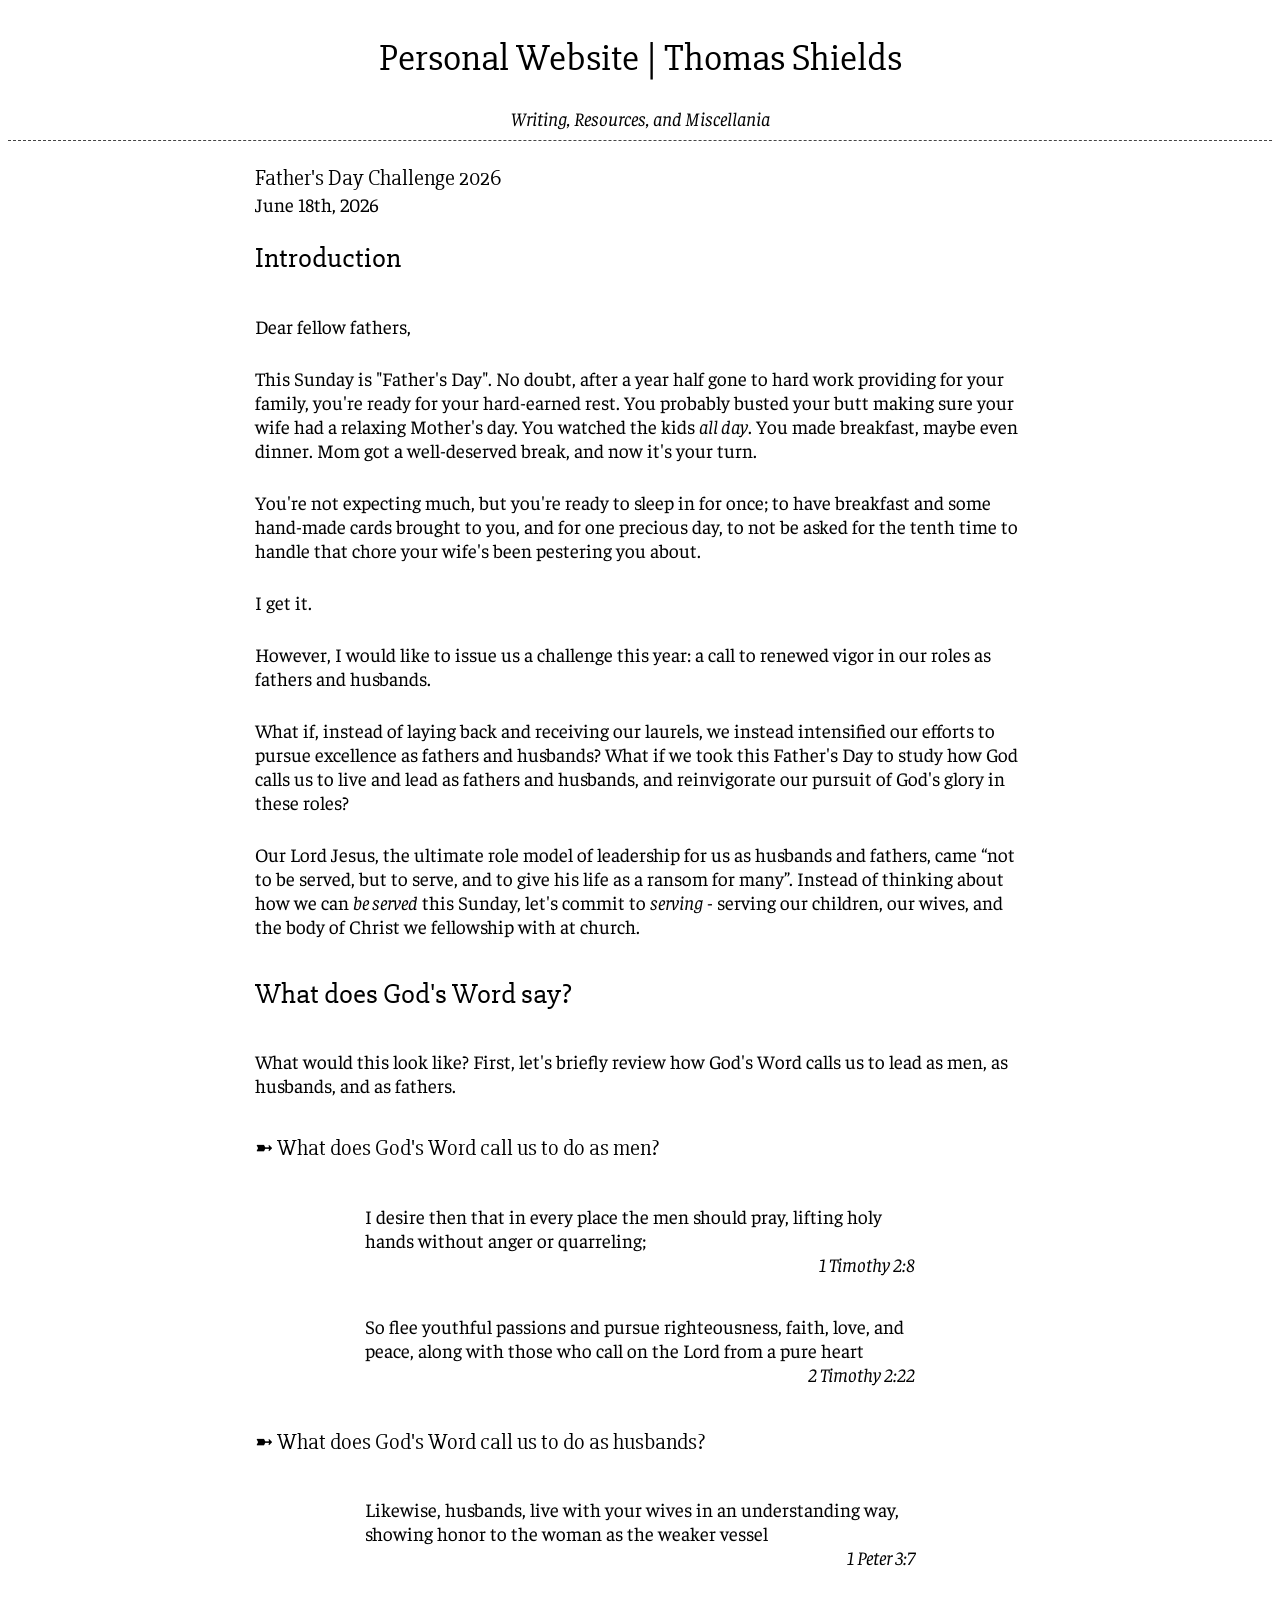
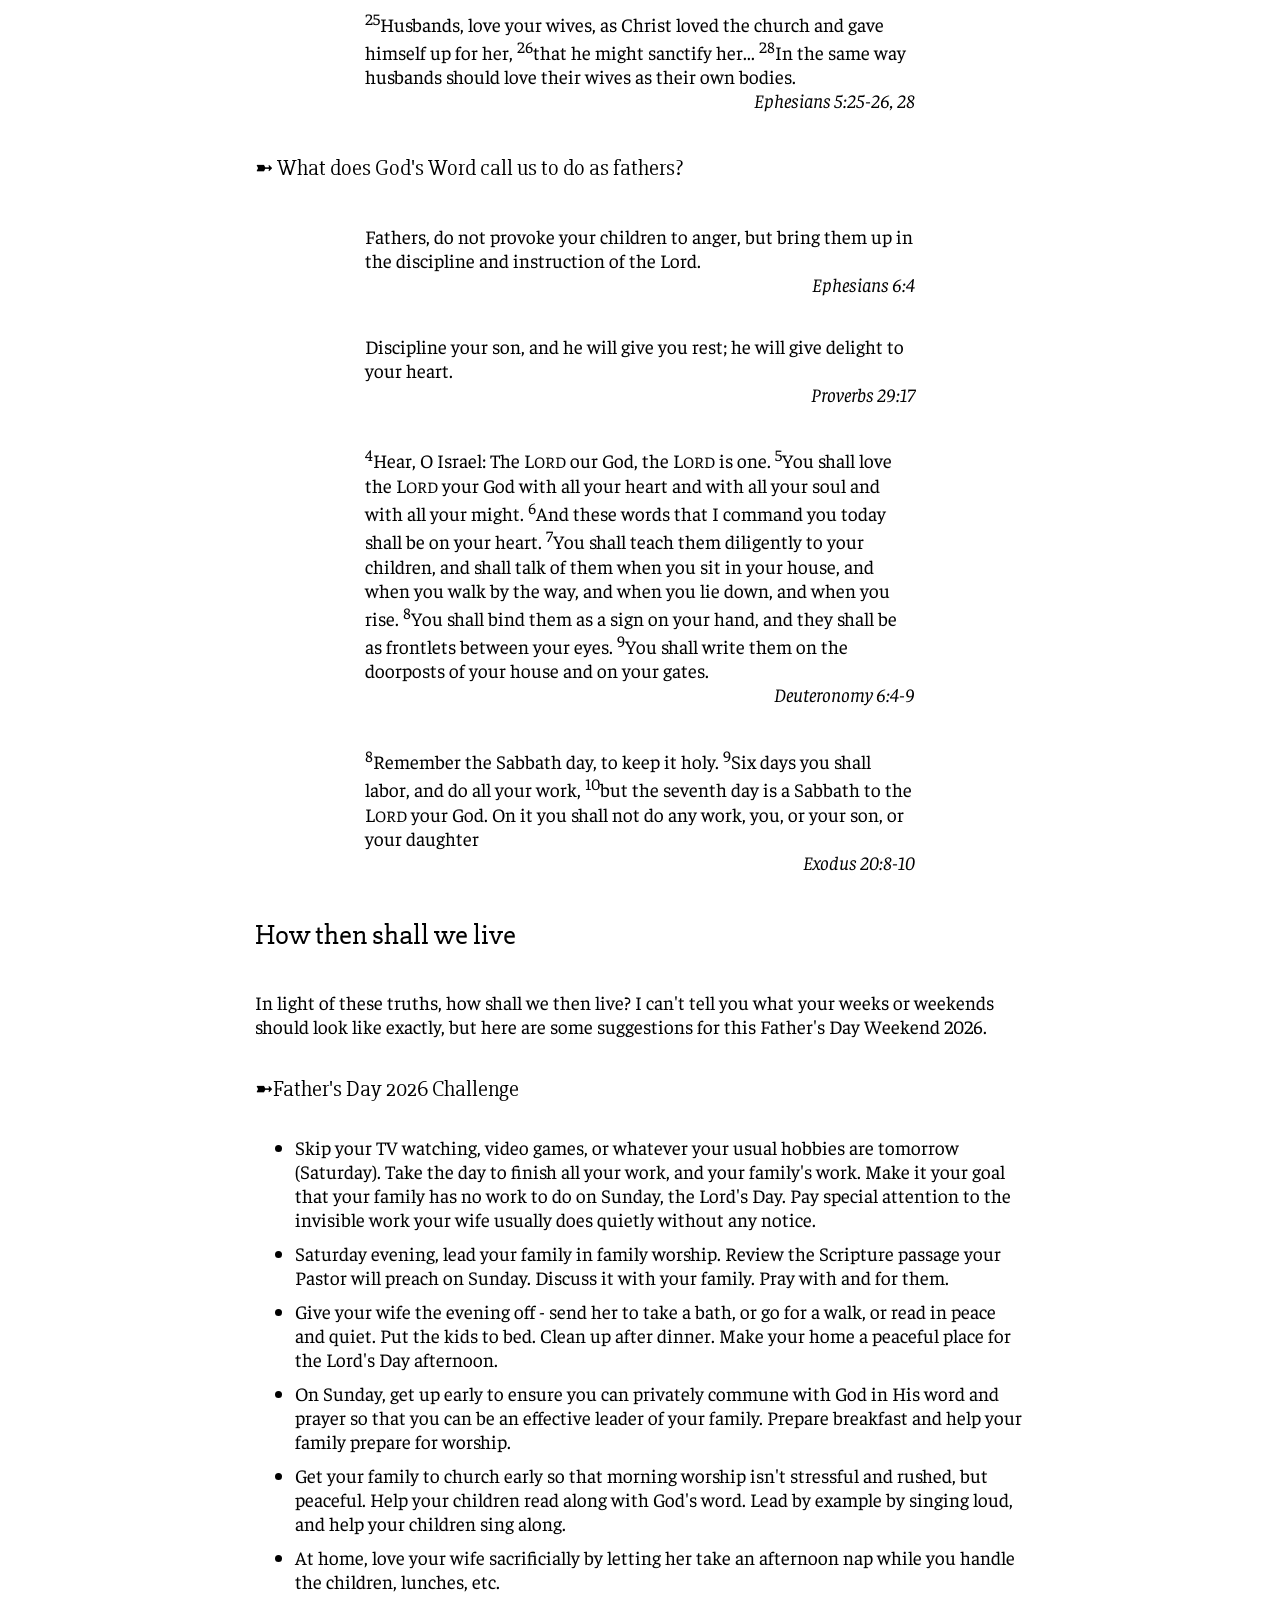
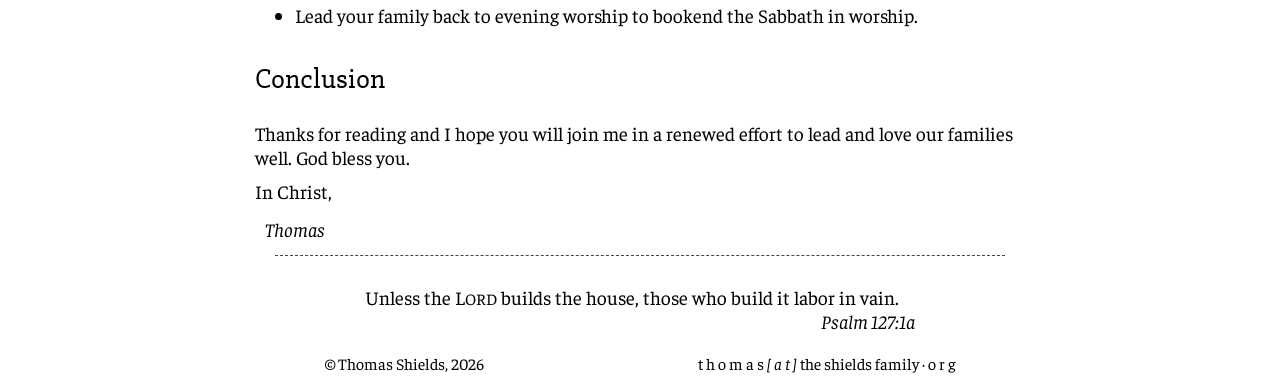
<file: index.html>
<!DOCTYPE html>
<html>
    <head>
        <title>Personal Website | Thomas Shields</title>
        <link rel="preconnect" href="https://fonts.googleapis.com">
        <link rel="preconnect" href="https://fonts.gstatic.com" crossorigin>
        <link href="https://fonts.googleapis.com/css2?family=Faustina:ital,wght@0,300..800;1,300..800&family=Slabo+27px&display=swap" rel="stylesheet">
        <style>
            body {
                display: flex;
                flex-direction: column;
                align-items: center;
                font-family: 'Faustina', serif;

                --border-color: #444;
                --border-style: dashed;
                --border-size: 1px;
                --border-room: 10px;

                font-size: 1.2em;
            }

            h1, h2, h3, h4, h5, h6 {
                font-family: 'Slabo 27px', serif;
                font-weight: normal;
            }

            h3:before {
                content: "➼";
            }

            body > header {
                text-align: center;
                border-bottom: var(--border-size) var(--border-style) var(--border-color);
                flex: 1;
                align-self: stretch;
                padding-bottom: var(--border-room);
            }

            body > header > h1 {
                font-size: 2em;
                font-weight: normal;
            }

            body > header > small {
                font-style: italic;
                font-size: 1em;
            }

            section.main > article {
                width: 70ch;
                display: flex;
                flex-direction: column;
            }

            section.main > article section {
                display: flex;
                flex-direction: column;
            }

            section.main > article > footer {
               margin-top: 10px; 
            }

            .signature {
                font-style: italic;
                padding-left: 10px;
            }

            p {
                margin: 14px 0;
            }

            section.main > article > header > h1 {
                font-weight: normal;
                margin-bottom: 0; 
        
            }

            body > footer {
                border-top: var(--border-size) var(--border-style) var(--border-color);
                padding-top: var(--border-room);
                padding-left: 50px;
                padding-right: 50px;
            }

            body > footer > div {
                display: flex;
                flex-direction: row;
                justify-content: space-between;
            }

            blockquote {
                width: 50ch;
                align-self: center;
                margin: inherit auto;
            }
            
            blockquote > footer {
                text-align: right;
            }

            ol, ul {
                margin: 0;
            }

            li {
                margin: 10px 0;
            }
        </style>

        
    </head>
    <body>
        <header>
            <h1>Personal Website | Thomas Shields</h1>
            <small>Writing, Resources, and Miscellania</small>
        </header>
        <section class='main'>
            <article>
                <header>
                    <h1>Father's Day Challenge 2026</h1>
                    <time pubdate="2026-06-18">June 18th, 2026</time>
                </header>
<section>
<h2>Introduction</h2>
                <p>
                    Dear fellow fathers,
                </p>
                <p>
This Sunday is &quot;Father&apos;s Day&quot;. No doubt, after a year half gone to 
hard work providing for your family, you're ready for your hard-earned rest. 
You probably busted your butt making sure your wife had a relaxing Mother's day. You watched the kids <em>all day</em>. 
You made breakfast, maybe even dinner. Mom got a well-deserved break, and now it's your turn.
                </p>
<p>
You're not expecting much, but you're ready to sleep in for once; to have breakfast and some hand-made cards brought to you, and for one precious day, to not be asked for the tenth time to handle that chore your wife's been pestering you about.
</p>
<p>
I get it.
</p>
<p>
However, I would like to issue us a challenge this year: a call to renewed vigor in our roles as fathers and husbands.
</p>
<p>
What if, instead of laying back and receiving our laurels, we instead intensified our efforts to pursue excellence as fathers and husbands?
What if we took this Father's Day to study how God calls us to live and lead as fathers and husbands, and reinvigorate our pursuit of God's glory in these roles?
</p>
<p>
Our Lord Jesus, the ultimate role model of leadership for us as husbands and fathers, came <q>not to be served, but to serve, and to give his life as a ransom for many</q>. 
Instead of thinking about how we can <em>be served</em> this Sunday, let's commit to <em>serving</em> - serving our children, our wives, and the body of Christ we fellowship with at church.
</p>
</section>
<section>
<h2> What does God's Word say?</h2>
<p>
What would this look like? First, let's briefly review how God's Word calls us to lead as men, as husbands, and as fathers.
</p>

<section>
<h3> What does God's Word call us to do as men?</h3>

<blockquote>
    I desire then that in every place the men should pray, lifting holy hands without anger or quarreling;
    <footer>
        <cite>
            1 Timothy 2:8 
        </cite>
    </footer>
</blockquote>

<blockquote>
    So flee youthful passions and pursue righteousness, faith, love, and peace, along with those who call on the Lord from a pure heart 
    <footer>
        <cite>
            2 Timothy 2:22
        </cite>
    </footer>
</blockquote>
</section>

<section>
<h3> What does God's Word call us to do as husbands?</h3>
<blockquote>
    Likewise, husbands, live with your wives in an understanding way, showing honor to the woman as the weaker vessel
    <footer>
        <cite>
            1 Peter 3:7
        </cite>
    </footer>
</blockquote>

<blockquote>
    <sup>25</sup>Husbands, love your wives, as Christ loved the church and gave himself up for her, <sup>26</sup>that he might sanctify her... <sup>28</sup>In the same way husbands should love their wives as their own bodies. 
    <footer>
        <cite>
            Ephesians 5:25-26, 28
        </cite>
    </footer>
</blockquote>
</section>

<section>
<h3> What does God's Word call us to do as fathers?</h3>


<blockquote>
    Fathers, do not provoke your children to anger, but bring them up in the discipline and instruction of the Lord. 
    <footer>
        <cite>
            Ephesians 6:4
        </cite>
    </footer>
</blockquote>

<blockquote>
    Discipline your son, and he will give you rest; he will give delight to your heart. 
    <footer>
        <cite>
            Proverbs 29:17
        </cite>
    </footer>
</blockquote>

<blockquote>
<sup>4</sup>Hear, O Israel: The L<small>ORD</small> our God, the L<small>ORD</small> is one. <sup>5</sup>You shall love the L<small>ORD</small> your God with all your heart and with all your soul and with all your might. <sup>6</sup>And these words that I command you today shall be on your heart. <sup>7</sup>You shall teach them diligently to your children, and shall talk of them when you sit in your house, and when you walk by the way, and when you lie down, and when you rise. <sup>8</sup>You shall bind them as a sign on your hand, and they shall be as frontlets between your eyes. <sup>9</sup>You shall write them on the doorposts of your house and on your gates.
    <footer>
        <cite>
            Deuteronomy 6:4-9
        </cite>
    </footer>
</blockquote>

<blockquote>
    <sup>8</sup>Remember the Sabbath day, to keep it holy. <sup>9</sup>Six days you shall labor, and do all your work, <sup>10</sup>but the seventh day is a Sabbath to the L<small>ORD</small> your God. On it you shall not do any work, you, or your son, or your daughter
    <footer>
        <cite>
            Exodus 20:8-10
        </cite>
    </footer>
</blockquote>
</section>
</section>
<section>
<h2>How then shall we live</h2>
<p>
In light of these truths, how shall we then live? I can't tell you what your weeks or weekends should look like exactly, but here are some suggestions for this Father's Day Weekend 2026.
</p>
<section>
<h3>Father's Day 2026 Challenge</h3>
<ul>
<li>
Skip your TV watching, video games, or whatever your usual hobbies are tomorrow (Saturday). Take the day to finish all your work, and your family's work. Make it your goal that your family has no work to do on Sunday, the Lord's Day. Pay special attention to the invisible work your wife usually does quietly without any notice. 
</li>

<li>
Saturday evening, lead your family in family worship. Review the Scripture passage your Pastor will preach on Sunday. Discuss it with your family. Pray with and for them. 
</li>

<li>
Give your wife the evening off - send her to take a bath, or go for a walk, or read in peace and quiet. Put the kids to bed. Clean up after dinner. Make your home a peaceful place for the Lord's Day afternoon.
</li>

<li>
On Sunday, get up early to ensure you can privately commune with God in His word and prayer so that you can be an effective leader of your family. Prepare breakfast and help your family prepare for worship. 
</li>

<li>Get your family to church early so that morning worship isn't stressful and rushed, but peaceful. Help your children read along with God's word. Lead by example by singing loud, and help your children sing along.</li>

<li>At home, love your wife sacrificially by letting her take an afternoon nap while you handle the children, lunches, etc.</li>

<li>Lead your family back to evening worship to bookend the Sabbath in worship.</li>
</ul>
</section>
</section>

<section>
<h2>Conclusion</h2>
Thanks for reading and I hope you will join me in a renewed effort to lead and love our families well. God bless you.
</section>

<footer>
In Christ,
<p class='signature'>
Thomas
</p>
</footer>




            </article>
        </section>
        <footer>
            <blockquote>
                Unless the L<small>ORD</small> builds the house, those who build it labor in vain.
                <footer>
                    <cite>
                        Psalm 127:1a
                    </cite>
                </footer>
            </blockquote>
            <div>
            <small class='copyright'>&copy; Thomas Shields, 2026</small>
            <small class='contact'>t h o m a s <em>[ a t ]</em> the shields family &middot; o r g</small>
            </div>
        </footer>
    </body>
</html>
</file>
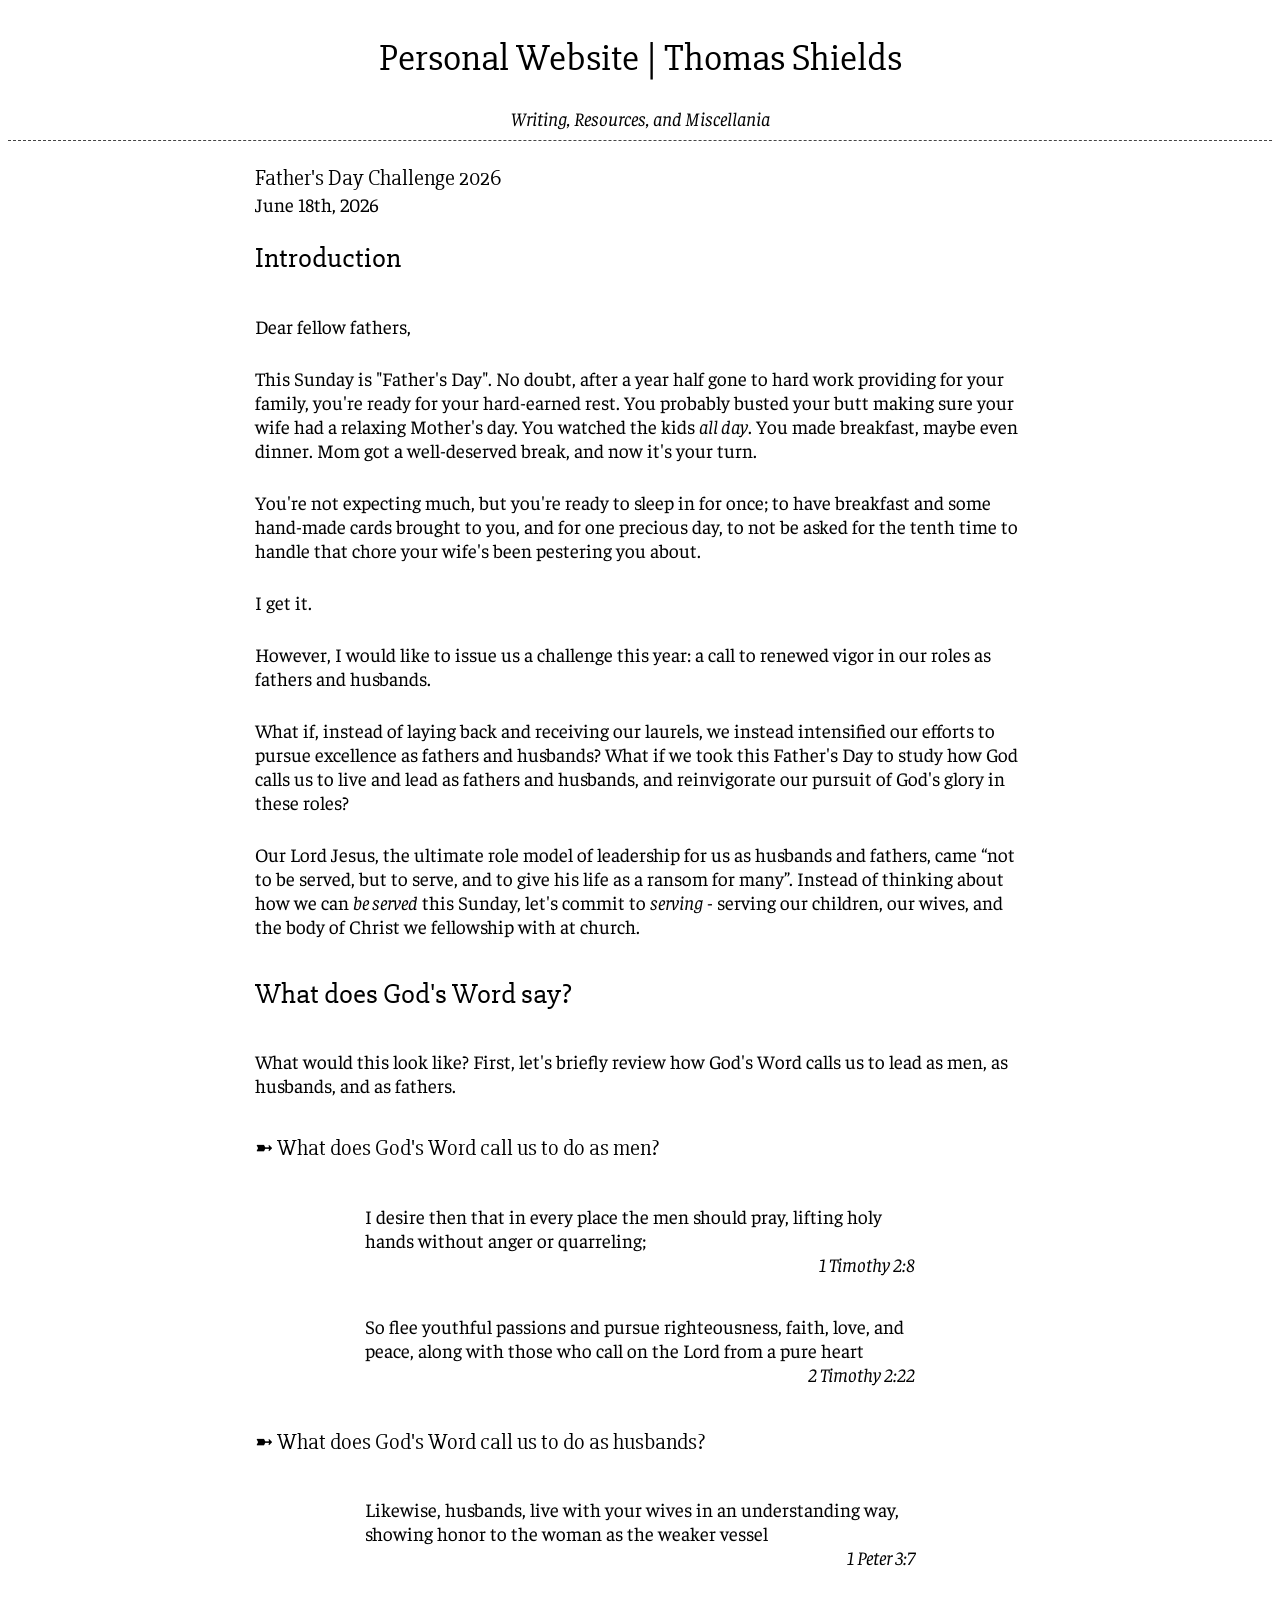
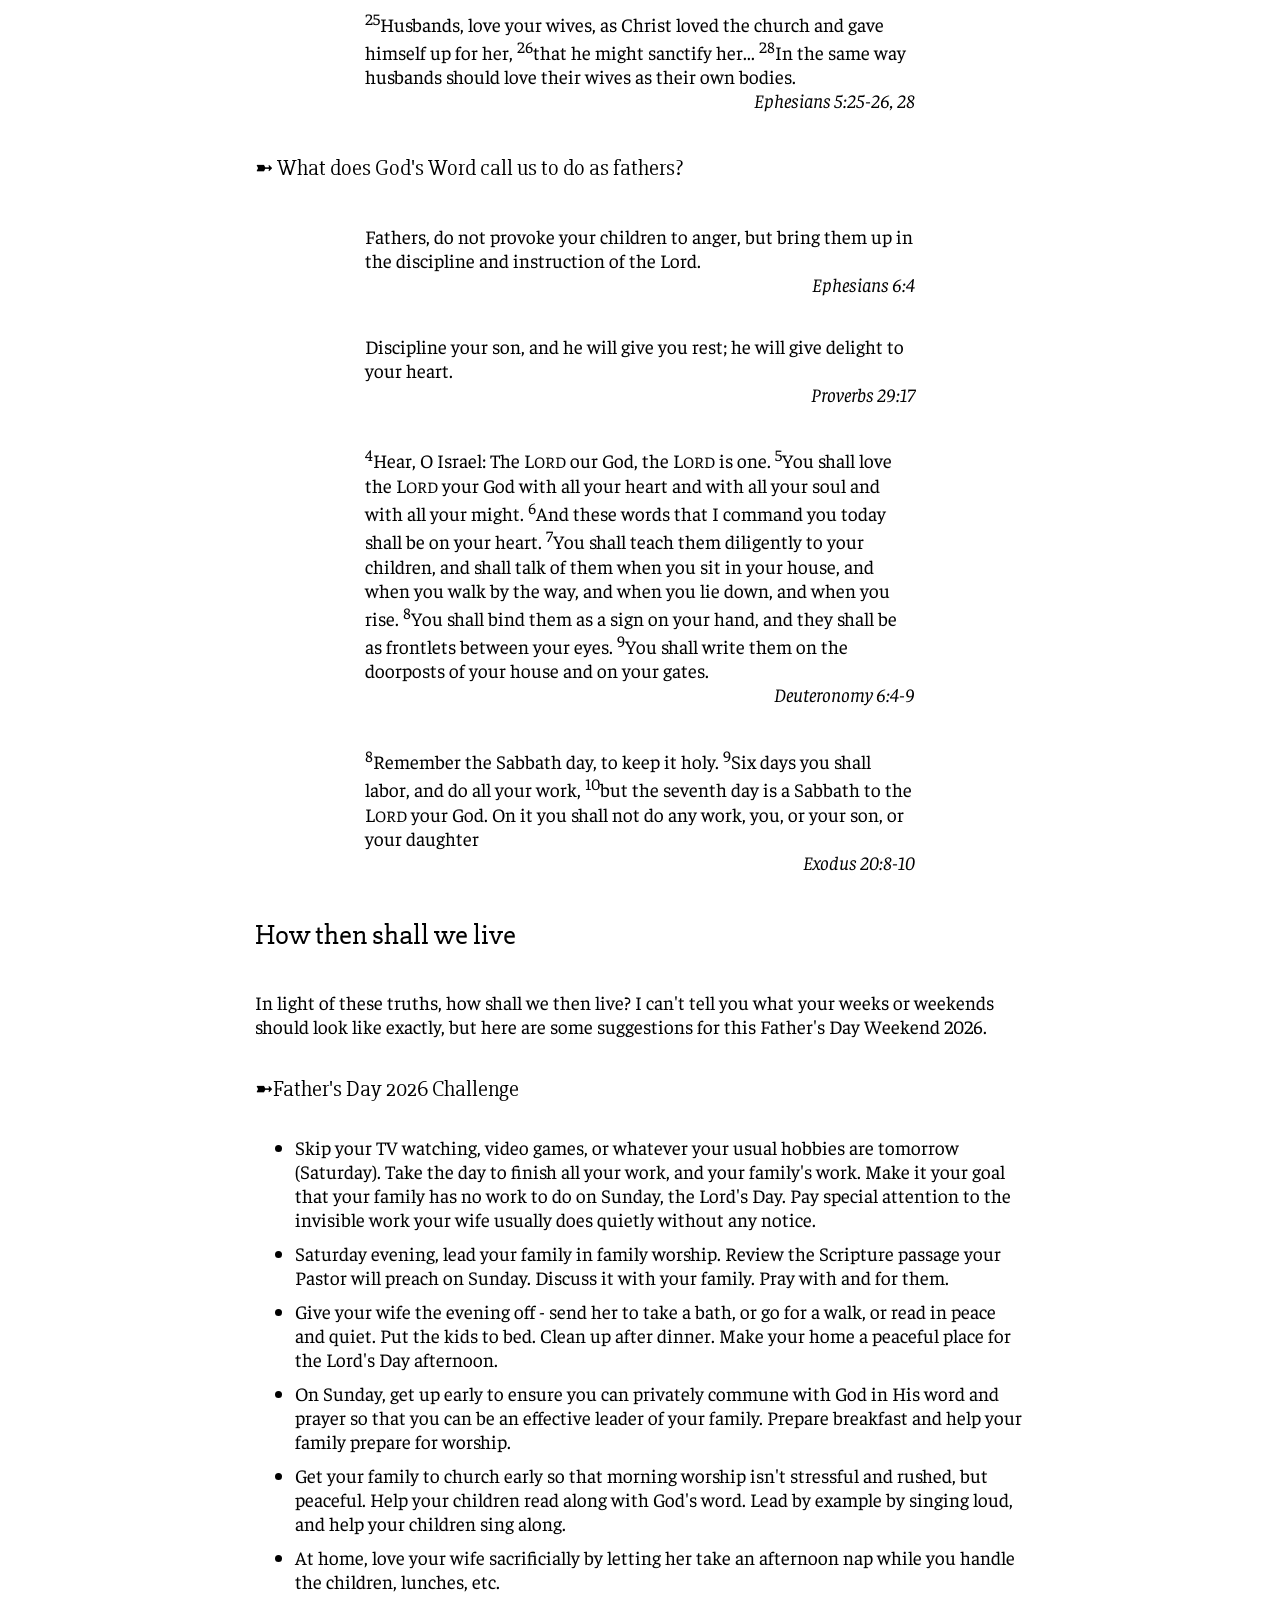
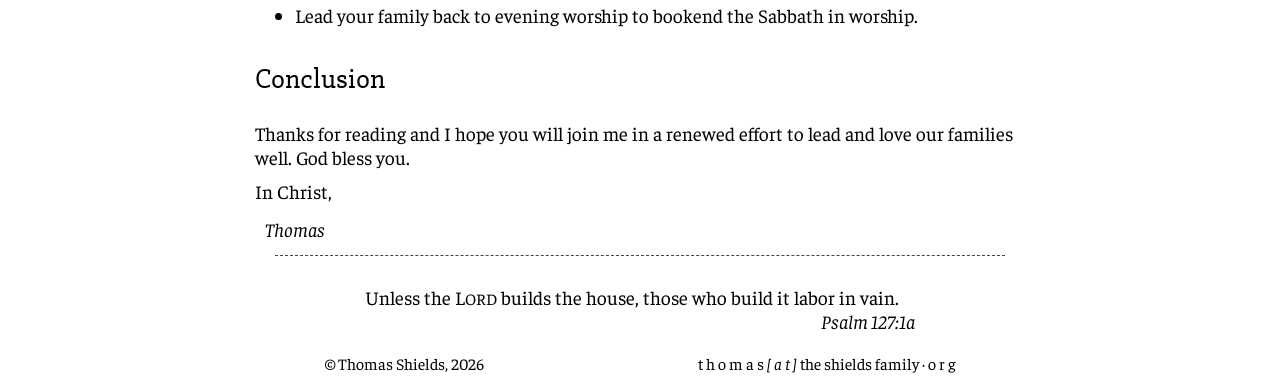
<file: fathers-day-2026-challenge.html>
<!DOCTYPE html>
<html>
    <head>
        <title>Father's Day 2026 Challenge | Thomas Shields</title>
        <link rel="preconnect" href="https://fonts.googleapis.com">
        <link rel="preconnect" href="https://fonts.gstatic.com" crossorigin>
        <link href="https://fonts.googleapis.com/css2?family=Faustina:ital,wght@0,300..800;1,300..800&family=Slabo+27px&display=swap" rel="stylesheet">
        <style>
            body {
                display: flex;
                flex-direction: column;
                align-items: center;
                font-family: 'Faustina', serif;

                --border-color: #444;
                --border-style: dashed;
                --border-size: 1px;
                --border-room: 10px;

                font-size: 1.2em;
            }

            h1, h2, h3, h4, h5, h6 {
                font-family: 'Slabo 27px', serif;
                font-weight: normal;
            }

            h3:before {
                content: "➼";
            }

            body > header {
                text-align: center;
                border-bottom: var(--border-size) var(--border-style) var(--border-color);
                flex: 1;
                align-self: stretch;
                padding-bottom: var(--border-room);
            }

            body > header > h1 {
                font-size: 2em;
                font-weight: normal;
            }

            body > header > small {
                font-style: italic;
                font-size: 1em;
            }

            section.main > article {
                width: 70ch;
                display: flex;
                flex-direction: column;
            }

            section.main > article section {
                display: flex;
                flex-direction: column;
            }

            section.main > article > footer {
               margin-top: 10px; 
            }

            .signature {
                font-style: italic;
                padding-left: 10px;
            }

            p {
                margin: 14px 0;
            }

            section.main > article > header > h1 {
                font-weight: normal;
                margin-bottom: 0; 
        
            }

            body > footer {
                border-top: var(--border-size) var(--border-style) var(--border-color);
                padding-top: var(--border-room);
                padding-left: 50px;
                padding-right: 50px;
            }

            body > footer > div {
                display: flex;
                flex-direction: row;
                justify-content: space-between;
            }

            blockquote {
                width: 50ch;
                align-self: center;
                margin: inherit auto;
            }
            
            blockquote > footer {
                text-align: right;
            }

            ol, ul {
                margin: 0;
            }

            li {
                margin: 10px 0;
            }
        </style>

        
    </head>
    <body>
        <header>
            <h1>Personal Website | Thomas Shields</h1>
            <small>Writing, Resources, and Miscellania</small>
        </header>
        <section class='main'>
            <article>
                <header>
                    <h1>Father's Day Challenge 2026</h1>
                    <time pubdate="2026-06-18">June 18th, 2026</time>
                </header>
<section>
<h2>Introduction</h2>
                <p>
                    Dear fellow fathers,
                </p>
                <p>
This Sunday is &quot;Father&apos;s Day&quot;. No doubt, after a year half gone to 
hard work providing for your family, you're ready for your hard-earned rest. 
You probably busted your butt making sure your wife had a relaxing Mother's day. You watched the kids <em>all day</em>. 
You made breakfast, maybe even dinner. Mom got a well-deserved break, and now it's your turn.
                </p>
<p>
You're not expecting much, but you're ready to sleep in for once; to have breakfast and some hand-made cards brought to you, and for one precious day, to not be asked for the tenth time to handle that chore your wife's been pestering you about.
</p>
<p>
I get it.
</p>
<p>
However, I would like to issue us a challenge this year: a call to renewed vigor in our roles as fathers and husbands.
</p>
<p>
What if, instead of laying back and receiving our laurels, we instead intensified our efforts to pursue excellence as fathers and husbands?
What if we took this Father's Day to study how God calls us to live and lead as fathers and husbands, and reinvigorate our pursuit of God's glory in these roles?
</p>
<p>
Our Lord Jesus, the ultimate role model of leadership for us as husbands and fathers, came <q>not to be served, but to serve, and to give his life as a ransom for many</q>. 
Instead of thinking about how we can <em>be served</em> this Sunday, let's commit to <em>serving</em> - serving our children, our wives, and the body of Christ we fellowship with at church.
</p>
</section>
<section>
<h2> What does God's Word say?</h2>
<p>
What would this look like? First, let's briefly review how God's Word calls us to lead as men, as husbands, and as fathers.
</p>

<section>
<h3> What does God's Word call us to do as men?</h3>

<blockquote>
    I desire then that in every place the men should pray, lifting holy hands without anger or quarreling;
    <footer>
        <cite>
            1 Timothy 2:8 
        </cite>
    </footer>
</blockquote>

<blockquote>
    So flee youthful passions and pursue righteousness, faith, love, and peace, along with those who call on the Lord from a pure heart 
    <footer>
        <cite>
            2 Timothy 2:22
        </cite>
    </footer>
</blockquote>
</section>

<section>
<h3> What does God's Word call us to do as husbands?</h3>
<blockquote>
    Likewise, husbands, live with your wives in an understanding way, showing honor to the woman as the weaker vessel
    <footer>
        <cite>
            1 Peter 3:7
        </cite>
    </footer>
</blockquote>

<blockquote>
    <sup>25</sup>Husbands, love your wives, as Christ loved the church and gave himself up for her, <sup>26</sup>that he might sanctify her... <sup>28</sup>In the same way husbands should love their wives as their own bodies. 
    <footer>
        <cite>
            Ephesians 5:25-26, 28
        </cite>
    </footer>
</blockquote>
</section>

<section>
<h3> What does God's Word call us to do as fathers?</h3>


<blockquote>
    Fathers, do not provoke your children to anger, but bring them up in the discipline and instruction of the Lord. 
    <footer>
        <cite>
            Ephesians 6:4
        </cite>
    </footer>
</blockquote>

<blockquote>
    Discipline your son, and he will give you rest; he will give delight to your heart. 
    <footer>
        <cite>
            Proverbs 29:17
        </cite>
    </footer>
</blockquote>

<blockquote>
<sup>4</sup>Hear, O Israel: The L<small>ORD</small> our God, the L<small>ORD</small> is one. <sup>5</sup>You shall love the L<small>ORD</small> your God with all your heart and with all your soul and with all your might. <sup>6</sup>And these words that I command you today shall be on your heart. <sup>7</sup>You shall teach them diligently to your children, and shall talk of them when you sit in your house, and when you walk by the way, and when you lie down, and when you rise. <sup>8</sup>You shall bind them as a sign on your hand, and they shall be as frontlets between your eyes. <sup>9</sup>You shall write them on the doorposts of your house and on your gates.
    <footer>
        <cite>
            Deuteronomy 6:4-9
        </cite>
    </footer>
</blockquote>

<blockquote>
    <sup>8</sup>Remember the Sabbath day, to keep it holy. <sup>9</sup>Six days you shall labor, and do all your work, <sup>10</sup>but the seventh day is a Sabbath to the L<small>ORD</small> your God. On it you shall not do any work, you, or your son, or your daughter
    <footer>
        <cite>
            Exodus 20:8-10
        </cite>
    </footer>
</blockquote>
</section>
</section>
<section>
<h2>How then shall we live</h2>
<p>
In light of these truths, how shall we then live? I can't tell you what your weeks or weekends should look like exactly, but here are some suggestions for this Father's Day Weekend 2026.
</p>
<section>
<h3>Father's Day 2026 Challenge</h3>
<ul>
<li>
Skip your TV watching, video games, or whatever your usual hobbies are tomorrow (Saturday). Take the day to finish all your work, and your family's work. Make it your goal that your family has no work to do on Sunday, the Lord's Day. Pay special attention to the invisible work your wife usually does quietly without any notice. 
</li>

<li>
Saturday evening, lead your family in family worship. Review the Scripture passage your Pastor will preach on Sunday. Discuss it with your family. Pray with and for them. 
</li>

<li>
Give your wife the evening off - send her to take a bath, or go for a walk, or read in peace and quiet. Put the kids to bed. Clean up after dinner. Make your home a peaceful place for the Lord's Day afternoon.
</li>

<li>
On Sunday, get up early to ensure you can privately commune with God in His word and prayer so that you can be an effective leader of your family. Prepare breakfast and help your family prepare for worship. 
</li>

<li>Get your family to church early so that morning worship isn't stressful and rushed, but peaceful. Help your children read along with God's word. Lead by example by singing loud, and help your children sing along.</li>

<li>At home, love your wife sacrificially by letting her take an afternoon nap while you handle the children, lunches, etc.</li>

<li>Lead your family back to evening worship to bookend the Sabbath in worship.</li>
</ul>
</section>
</section>

<section>
<h2>Conclusion</h2>
Thanks for reading and I hope you will join me in a renewed effort to lead and love our families well. God bless you.
</section>

<footer>
In Christ,
<p class='signature'>
Thomas
</p>
</footer>




            </article>
        </section>
        <footer>
            <blockquote>
                Unless the L<small>ORD</small> builds the house, those who build it labor in vain.
                <footer>
                    <cite>
                        Psalm 127:1a
                    </cite>
                </footer>
            </blockquote>
            <div>
            <small class='copyright'>&copy; Thomas Shields, 2026</small>
            <small class='contact'>t h o m a s <em>[ a t ]</em> the shields family &middot; o r g</small>
            </div>
        </footer>
    </body>
</html>
</file>
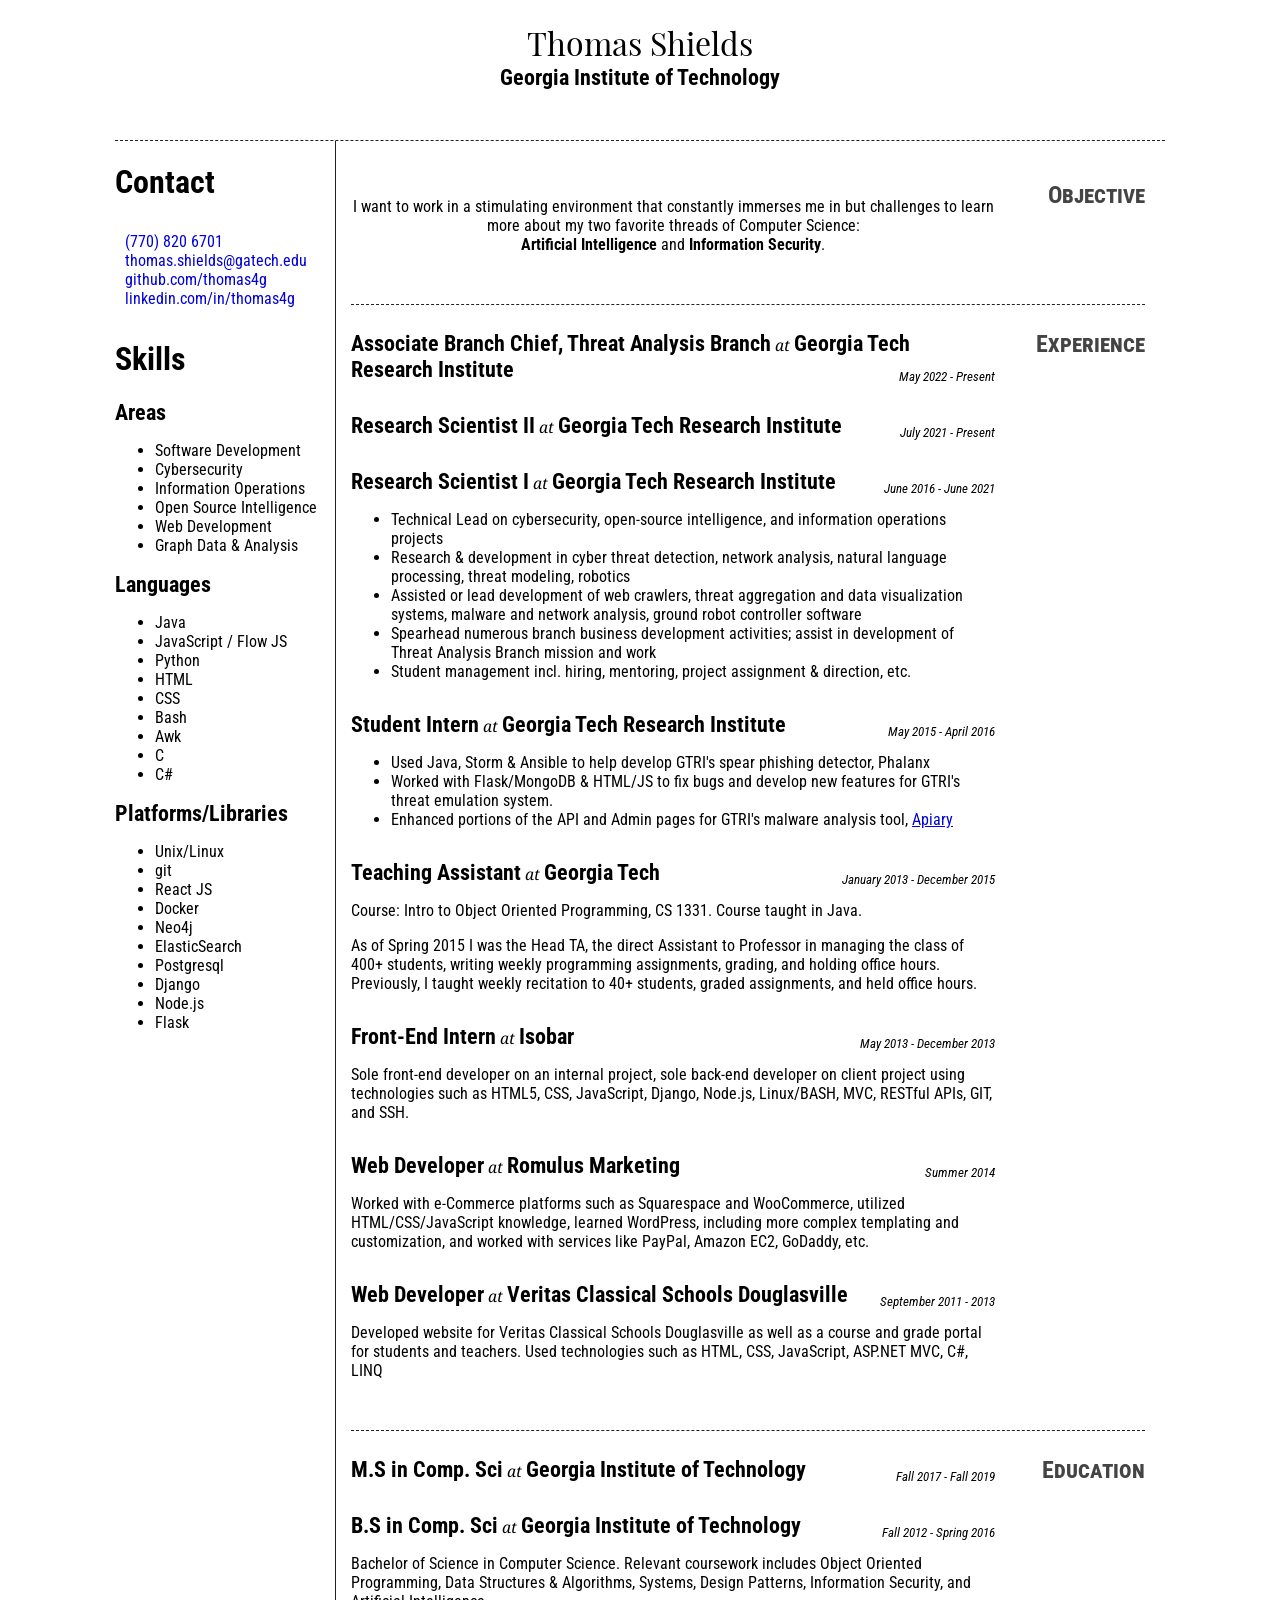
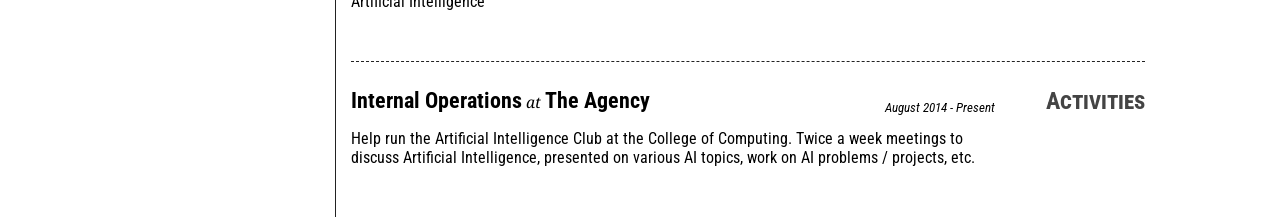
<file: resume.html>
<!DOCTYPE html>
<html>
    <head>
        <title>Thomas Shields</title>
        <link href="style.css" rel="stylesheet"/>
        <link href='http://fonts.googleapis.com/css?family=Droid+Serif:400,700,400italic,700italic' rel='stylesheet' type='text/css'>
        <link href='http://fonts.googleapis.com/css?family=Playfair+Display+SC:400,400italic,700,700italic,900,900italic|Roboto+Condensed:300italic,400italic,700italic,400,300,700' rel='stylesheet' type='text/css'>
    </head>
    <body>
        <header>
            <h1>Thomas Shields</h1>
            <h2>Georgia Institute of Technology</h2>
        </header>

        <div class="wrapper">
            <div class="sidebar">
                <h1>Contact</h1>
                <ul class="contact-details">
                    <li><a href="tel:+17708206701">(770) 820 6701</a></li>
                    <li><a href="mailto:thomas.shields@gatech.edu">thomas.shields@gatech.edu</a></li>
                    <li><a href="https://github.com/thomas4g">github.com/thomas4g</a></li>
                    <li><a href="https://linkedin.com/in/thomas4g">linkedin.com/in/thomas4g</a></li>
                </ul>
                <h1>Skills</h1>
                <h2>Areas</h2>
                <ul class="skills">
                    <li>Software Development</li>
                    <li>Cybersecurity</li>
                    <li>Information Operations</li>
                    <li>Open Source Intelligence</li>
                    <li>Web Development</li>
                    <li>Graph Data &amp; Analysis</li>
                </ul>
                <h2>Languages</h2>
                <ul class="skills">
                    <li>Java</li>
                    <li>JavaScript / Flow JS</li>
                    <li>Python</li>
                    <li>HTML</li>
                    <li>CSS</li>
                    <li>Bash</li>
		    <li>Awk</li> 
		    <li>C</li>
                    <li>C#</li>
                </ul>
                <h2>Platforms/Libraries</h2>
                <ul class="skills">
                    <li>Unix/Linux</li>
                    <li>git</li>
                    <li>React JS</li>
                    <li>Docker</li>
                    <li>Neo4j</li>
                    <li>ElasticSearch</li>
                    <li>Postgresql</li>
                    <li>Django</li>
                    <li>Node.js</li>
                    <li>Flask</li>
                </ul>
            </div>

            <div class="main">
                <section id="purpose">
                    <h1>Objective</h1>
                    <p class="resume-entry">I want to work in a stimulating environment that constantly immerses me in but challenges to learn more about my two favorite threads
                    of Computer Science:<br> <strong>Artificial Intelligence</strong> and <strong>Information Security</strong>.</p>
                </section>
                <section id="experience">
                    <h1>Experience</h1>
		    <article class="resume-entry">
                        <h1>Associate Branch Chief, Threat Analysis Branch</h1>
                        <h2>Georgia Tech Research Institute</h2>
                        <h3><time>May 2022</time> - <time>Present</time></h3>
                    </article>		
		    <article class="resume-entry">
                        <h1>Research Scientist II</h1>
                        <h2>Georgia Tech Research Institute</h2>
                        <h3><time>July 2021</time> - <time>Present</time></h3>
                    </article>
                    <article class="resume-entry">
                        <h1>Research Scientist I</h1>
                        <h2>Georgia Tech Research Institute</h2>
                        <h3><time>June 2016</time> - <time>June 2021</time></h3>
                        <ul>
							<li>Technical Lead on cybersecurity, open-source intelligence, and information operations projects</li>
							<li>Research &amp; development in cyber threat detection, network analysis, natural language processing, threat modeling, robotics</li>
							<li>Assisted or lead development of web crawlers, threat aggregation and data visualization systems, malware and network analysis, ground robot controller software</li>
							<li>Spearhead numerous branch business development activities; assist in development of Threat Analysis Branch mission and work</li>
                                                        <li>Student management incl. hiring, mentoring, project assignment &amp; direction, etc.</li>
		     	</ul>
                    </article>
                    <article class="resume-entry">
                        <h1>Student Intern</h1>
                        <h2>Georgia Tech Research Institute</h2>
                        <h3><time>May 2015</time> - <time>April 2016</time></h3>
                        <ul>
                            <li>Used Java, Storm &amp; Ansible to help develop GTRI's spear phishing detector, Phalanx</li>
                            <li>Worked with Flask/MongoDB &amp; HTML/JS to fix bugs and develop new features for GTRI's threat emulation system.</li>
                            <li>Enhanced portions of the API and Admin pages for GTRI's malware analysis tool, <a href='http://apiary.gtri.gatech.edu/'>Apiary</a></li>
                        </ul>
                    </article>

                    <article class="resume-entry">
                        <h1>Teaching Assistant</h1>
                        <h2>Georgia Tech</h2>
                        <h3><time>January 2013</time> - <time>December 2015</time></h3>
                        <p>
                            Course: Intro to  Object Oriented Programming, CS 1331. Course taught in Java.
                        </p>
                        <p>
							As of Spring 2015 I was the Head TA, the direct Assistant to Professor in managing the class of 400+ students,
                            writing weekly programming assignments, grading, and holding office hours.
                            Previously, I taught weekly recitation to 40+ students, graded assignments, and held office hours.
                        </p>
                    </article>
                    <article class="resume-entry">
                        <h1>Front-End Intern</h1>
                        <h2>Isobar</h2>
                        <h3><time>May 2013</time> - <time>December 2013</time></h3>
                        <p>Sole front-end developer on an internal project, sole back-end developer on
                        client project using technologies such as HTML5, CSS, JavaScript, Django,
                        Node.js, Linux/BASH, MVC, RESTful APIs, GIT, and SSH.</p>
                    </article>
                    <article class="resume-entry">
                        <h1>Web Developer</h1>
                        <h2>Romulus Marketing</h2>
                        <h3><time>Summer 2014</time></h3>
                        <p>
                       Worked with e-Commerce platforms such as Squarespace and WooCommerce,
                       utilized HTML/CSS/JavaScript knowledge, learned WordPress, including more
                       complex templating and customization, and worked with services like PayPal,
                       Amazon EC2, GoDaddy, etc.
                        </p>
                    </article>
                    <article class="resume-entry">
                        <h1>Web Developer</h1>
                        <h2>Veritas Classical Schools Douglasville</h2>
                        <h3><time>September 2011</time> - <time>2013</time></h3>
                        <p>
                       Developed website for Veritas Classical Schools Douglasville as well as a course
                       and grade portal for students and teachers. Used technologies such as HTML,
                       CSS, JavaScript, ASP.NET MVC, C#, LINQ
                        </p>
                    </article>
                </section>
                <section id="education">
                    <h1>Education</h1>
                    <article class="resume-entry">
			<h1>M.S in Comp. Sci</h1>
                        <h2>Georgia Institute of Technology</h2>
                        <h3><time>Fall 2017</time> - <time>Fall 2019</time></h3>
		    </article>
                    <article class="resume-entry">
                        <h1>B.S in Comp. Sci</h1>
                        <h2>Georgia Institute of Technology</h2>
                        <h3><time>Fall 2012</time> - <time>Spring 2016</time></h3>
                        <p>
                        Bachelor of Science in Computer Science. Relevant coursework
                        includes Object Oriented Programming, Data Structures &amp; Algorithms, Systems,
                        Design Patterns, Information Security, and Artificial Intelligence
                        </p>
                    </article>
                </section>
                <section id="activities">
                    <h1>Activities</h1>
                    <article class="resume-entry">
                        <h1>Internal Operations</h1>
                        <h2>The Agency</h2>
                        <h3><time>August 2014</time> - <time>Present</time></h3>
                        <p>
                        Help run the Artificial Intelligence Club at the College of Computing.
                        Twice a week meetings to discuss Artificial Intelligence,
                        presented on various AI topics,
                        work on AI problems / projects, etc.
                        </p>
                    </article>
                </section>





            </div>
        </div>

    </body>
</html>
</file>
<file: style.css>
body {
    margin: 0 auto;
    width: 1050px;
    font-family: "Roboto Condensed", serif;
}

a, a:visited {
    color: #00d;
}

header {
    text-align: center;
    border-bottom: 1px dashed #222;
    padding-bottom: 50px;
}

header > h1 {
    font-variant: small-caps;
    margin-bottom: 0;
    font-family: "Playfair Display SC";
    font-weight: normal;
}

header > h2 {
    margin: 0;
    padding: 0;
}

.wrapper {
    padding: 0;
    margin: 0;
}


.sidebar, .main {
	float: left;
    margin: 0;
    padding: 0;
    box-sizing: border-box;
}


.sidebar {
    vertical-align:top;
    width: 220px;
}

.contact-details {
    margin: 0;
    padding: 10px;
}

.contact-details li {
    display: block;
}

.contact-details li a {
    text-decoration: none;
}

.main {
    width: 810px;
    padding: 15px 0 0 15px;
    border-left: solid 1px #222;
}

.main > section {
    padding-bottom: 20px;
    padding-top: 25px;
    border-bottom: 1px dashed #222;
}

#purpose {
    text-align: center;
}

.main > section:last-child {
    border: none;
}

.main > section > h1 {
    vertical-align: top;
    margin: 0;
    float: right;
    font-variant: small-caps;
    color: #444;
}

.resume-entry {
    margin-right: 150px;
    margin-bottom: 30px;
}

.resume-entry > h1, h2 {
    font-size: 1.4em;
    display: inline;
}

.resume-entry > h1:after {
    content: " at ";
    font-style: italic;
    font-weight: normal;
    font-size: .7em;
    font-family: "Droid Serif";;
}

.resume-entry > h3 {
    display: inline;
    font-style: italic;
    font-size: .8em;
    font-weight: normal;
    float: right;
}

@media (max-width: 1000px) {
    body {
        width: 100%;
    }
    .sidebar, .main {
        display: block;
        width: 100%;
        margin: 0 auto;
        padding: 30px;
    }

    .main { border: none; }
}

@media print {
	* {
		-webkit-transition: none !important;
		transition: none !important;
	}

	html {
		width: 8.5in;
		font-size: 85%;
	}

	body {
		width: 100%;
	}

	.sidebar {
		width: 23%;
	}

	.main {
		width: 77%;
		padding-left: 35px;
	}

	#purpose {
		padding-bottom: 0;
		padding-top: 0;
	}
}
</file>
